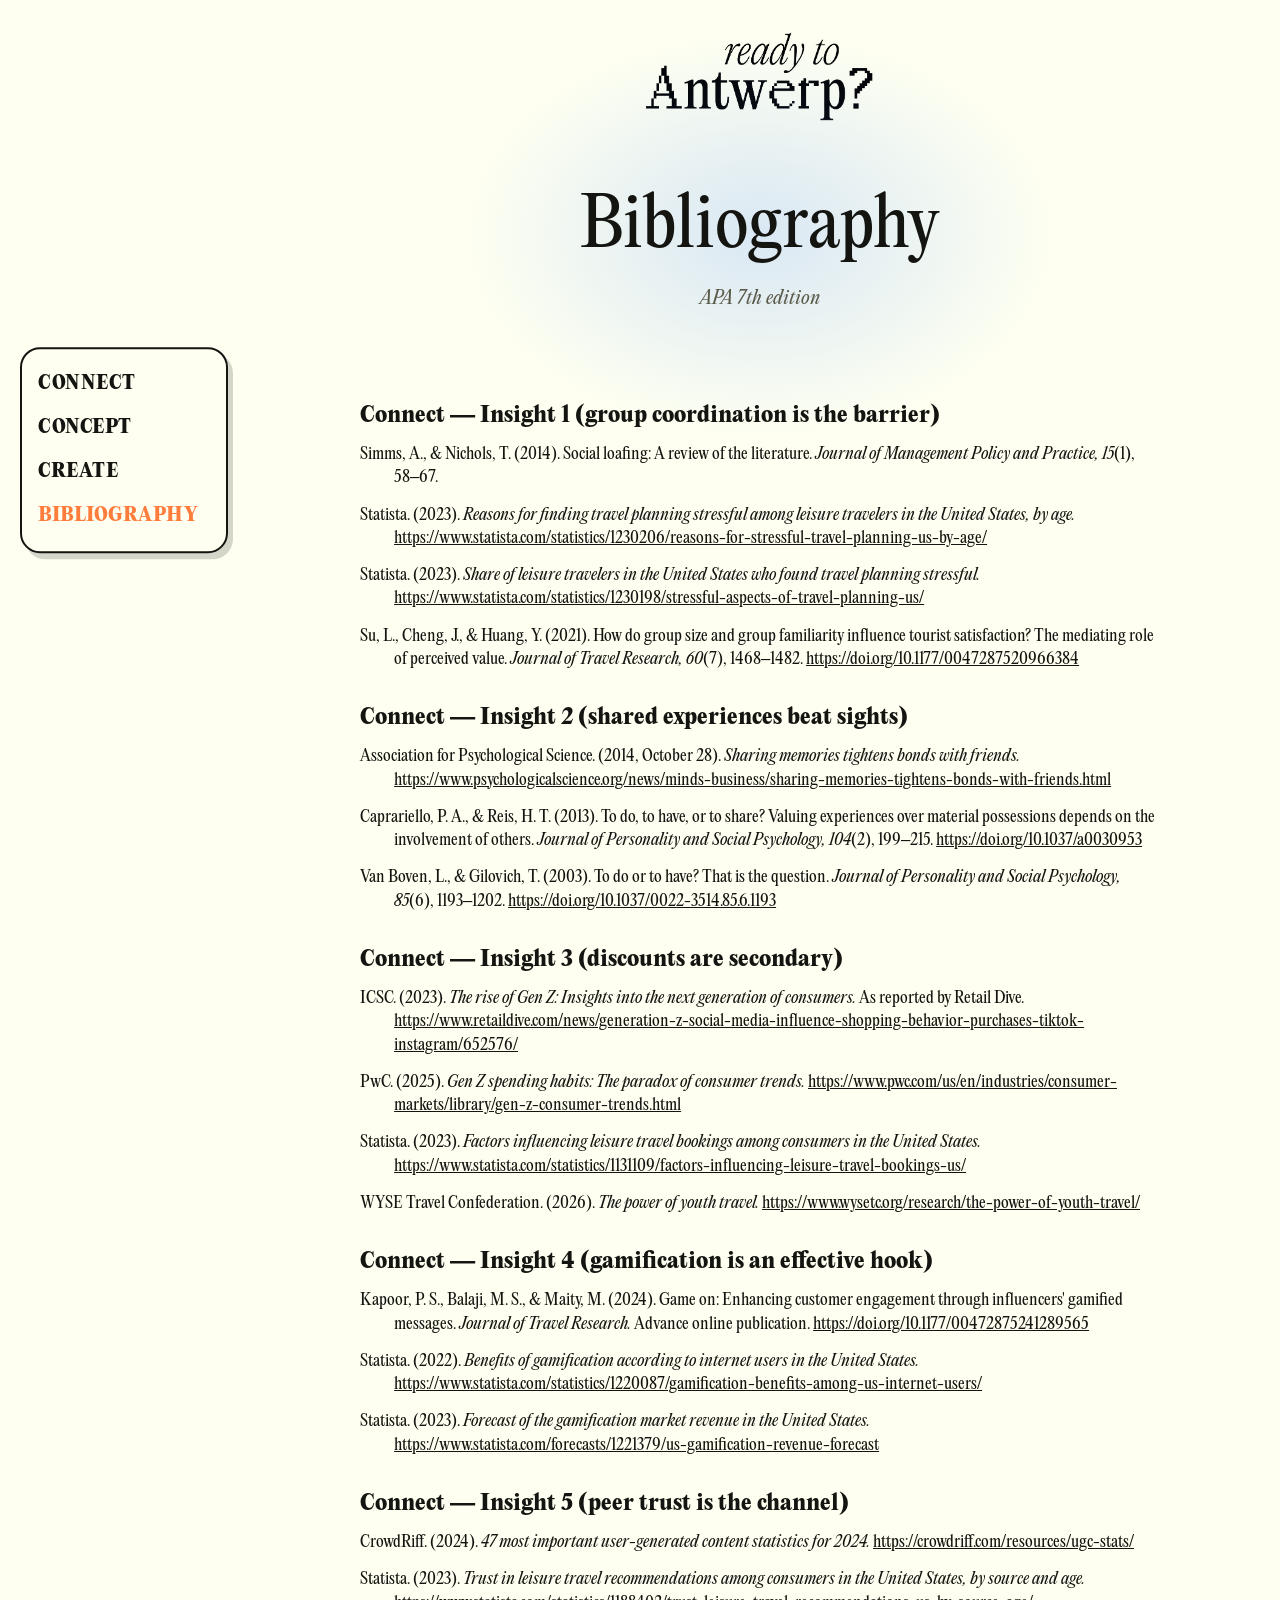
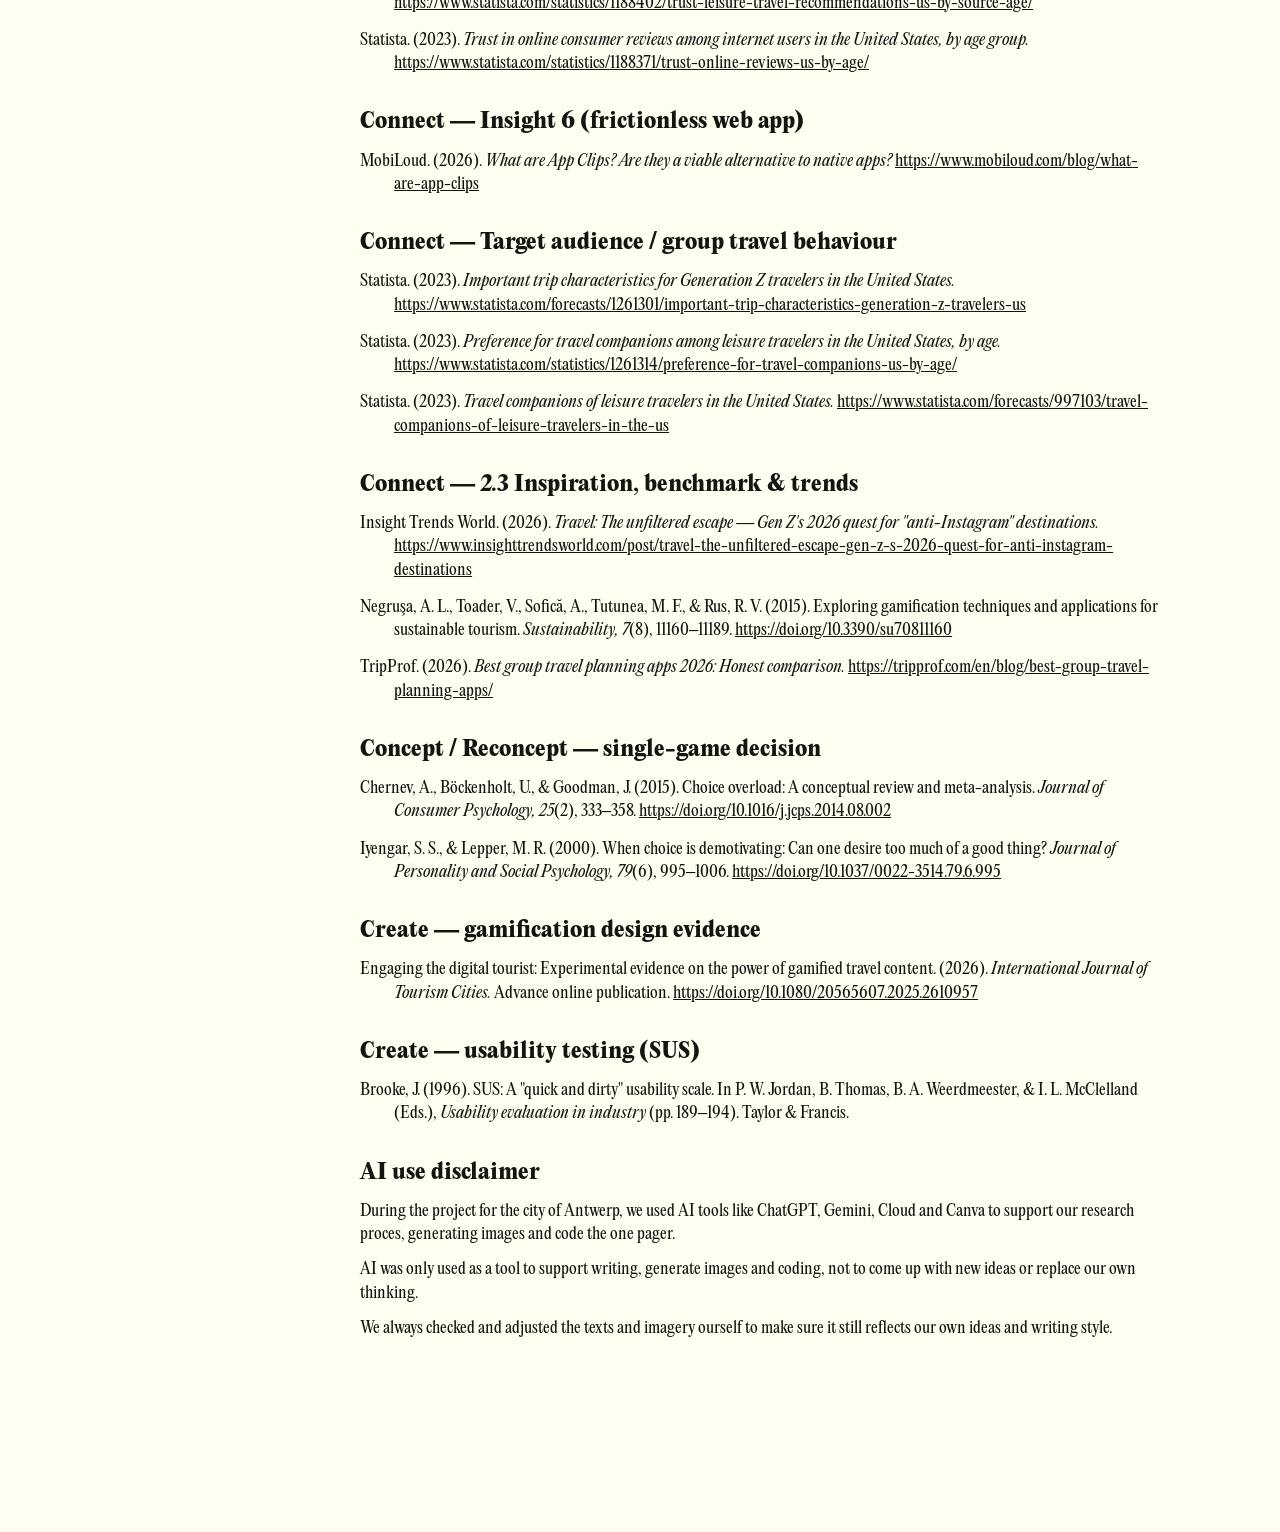
<file: bibliography.html>
<!DOCTYPE html>
<html lang="en">
<head>
<meta charset="UTF-8">
<meta name="viewport" content="width=device-width, initial-scale=1.0">
<title>Bibliography — Ready to Antwerp?</title>
<link rel="stylesheet" href="assets/style.css">
</head>

<body data-page="biblio">

<!-- ===================== MOBILE MENU BUTTON ===================== -->
<button class="menu-btn" id="menuBtn" aria-label="Open section menu">
  <span class="bars"><i></i><i></i><i></i></span> Sections
</button>

<!-- ============================================================== -->
<!--  SIDEBAR  /  TABLE OF CONTENTS                                  -->
<!-- ============================================================== -->
<nav class="toc" id="toc" aria-label="Page sections">
  <ul>
    <li class="grp" data-group="connect">
      <a class="grp-link" href="index.html">CONNECT</a>
      <ul class="sub">
        <li><a href="#meet-team">Meet team</a></li>
        <li><a href="#briefing">Briefing / Problem</a></li>
        <li><a href="#the-goal">Current / desired situation</a></li>
        <li><a href="#stakeholders">Stakeholder and target audience</a></li>
        <li><a href="#proces-card">Proces card</a></li>
        <li><a href="#field-research">Field research</a></li>
        <li><a href="#insight-cards">Insight cards</a></li>
        <li><a href="#research-2">Research 2.0</a></li>
        <li><a href="#assumptions">Assumptions</a></li>
        <li><a href="#gamification">Gamification</a></li>
      </ul>
    </li>
    <li class="grp" data-group="concept">
      <a class="grp-link" href="concept.html">CONCEPT</a>
      <ul class="sub">
        <li><a href="#merging-concepts">Merging concepts</a></li>
        <li><a href="#hmw-question">HMW question</a></li>
        <li><a href="#gigamapping">Gigamapping</a></li>
        <li><a href="#design-principles">Design principles</a></li>
        <li><a href="#brainstorming">Brainstorming</a></li>
        <li><a href="#five-w">5 W-questions</a></li>
        <li><a href="#user-journey">User journey</a></li>
        <li><a href="#collaborations">Collaborations</a></li>
      </ul>
    </li>
    <li class="grp" data-group="create">
      <a class="grp-link" href="create.html">CREATE</a>
      <ul class="sub">
        <li><a href="#visual-style">Visual style</a></li>
        <li><a href="#prototype-test">Prototype test</a></li>
        <li><a href="#feedback">Feedback &amp; improvements</a></li>
        <li><a href="#social-campaign">Social media campaign</a></li>
        <li><a href="#tangibles">Tangibles</a></li>
        <li><a href="#conclusion">Conclusion</a></li>
        <li><a href="#next-steps">Next steps</a></li>
      </ul>
    </li>
    <li class="grp" data-group="biblio">
      <a class="grp-link" href="bibliography.html">BIBLIOGRAPHY</a>
      <ul class="sub"></ul>
    </li>
  </ul>
</nav>

<div class="page">
<div class="wrap">

  <!-- compact home lockup (links back to the Connect page) -->
  <header class="site-head reveal">
    <a href="index.html" aria-label="Ready to Antwerp — home"><img class="home-logo" src="img/logo.png" alt="Ready to Antwerp?"></a>
  </header>

  <!-- =========================================================== -->
  <!--  BIBLIOGRAPHY                                                -->
  <!-- =========================================================== -->
  <section class="sec glow" id="bibliography" data-section data-group="biblio" style="--glow:rgba(85,150,255,.22); padding-bottom:6px;">
    <h2 class="h-xl">Bibliography</h2>
    <p class="prose center" style="font-style:italic; color:#5a5a4a;">APA 7th edition</p>
  </section>

  <section class="sec" data-group="biblio">
    <div class="bib reveal">

      <h3 class="bib-h">Connect — Insight 1 (group coordination is the barrier)</h3>
      <p class="ref">Simms, A., &amp; Nichols, T. (2014). Social loafing: A review of the literature. <em>Journal of Management Policy and Practice, 15</em>(1), 58–67.</p>
      <p class="ref">Statista. (2023). <em>Reasons for finding travel planning stressful among leisure travelers in the United States, by age.</em> <a href="https://www.statista.com/statistics/1230206/reasons-for-stressful-travel-planning-us-by-age/">https://www.statista.com/statistics/1230206/reasons-for-stressful-travel-planning-us-by-age/</a></p>
      <p class="ref">Statista. (2023). <em>Share of leisure travelers in the United States who found travel planning stressful.</em> <a href="https://www.statista.com/statistics/1230198/stressful-aspects-of-travel-planning-us/">https://www.statista.com/statistics/1230198/stressful-aspects-of-travel-planning-us/</a></p>
      <p class="ref">Su, L., Cheng, J., &amp; Huang, Y. (2021). How do group size and group familiarity influence tourist satisfaction? The mediating role of perceived value. <em>Journal of Travel Research, 60</em>(7), 1468–1482. <a href="https://doi.org/10.1177/0047287520966384">https://doi.org/10.1177/0047287520966384</a></p>

      <h3 class="bib-h">Connect — Insight 2 (shared experiences beat sights)</h3>
      <p class="ref">Association for Psychological Science. (2014, October 28). <em>Sharing memories tightens bonds with friends.</em> <a href="https://www.psychologicalscience.org/news/minds-business/sharing-memories-tightens-bonds-with-friends.html">https://www.psychologicalscience.org/news/minds-business/sharing-memories-tightens-bonds-with-friends.html</a></p>
      <p class="ref">Caprariello, P. A., &amp; Reis, H. T. (2013). To do, to have, or to share? Valuing experiences over material possessions depends on the involvement of others. <em>Journal of Personality and Social Psychology, 104</em>(2), 199–215. <a href="https://doi.org/10.1037/a0030953">https://doi.org/10.1037/a0030953</a></p>
      <p class="ref">Van Boven, L., &amp; Gilovich, T. (2003). To do or to have? That is the question. <em>Journal of Personality and Social Psychology, 85</em>(6), 1193–1202. <a href="https://doi.org/10.1037/0022-3514.85.6.1193">https://doi.org/10.1037/0022-3514.85.6.1193</a></p>

      <h3 class="bib-h">Connect — Insight 3 (discounts are secondary)</h3>
      <p class="ref">ICSC. (2023). <em>The rise of Gen Z: Insights into the next generation of consumers.</em> As reported by Retail Dive. <a href="https://www.retaildive.com/news/generation-z-social-media-influence-shopping-behavior-purchases-tiktok-instagram/652576/">https://www.retaildive.com/news/generation-z-social-media-influence-shopping-behavior-purchases-tiktok-instagram/652576/</a></p>
      <p class="ref">PwC. (2025). <em>Gen Z spending habits: The paradox of consumer trends.</em> <a href="https://www.pwc.com/us/en/industries/consumer-markets/library/gen-z-consumer-trends.html">https://www.pwc.com/us/en/industries/consumer-markets/library/gen-z-consumer-trends.html</a></p>
      <p class="ref">Statista. (2023). <em>Factors influencing leisure travel bookings among consumers in the United States.</em> <a href="https://www.statista.com/statistics/1131109/factors-influencing-leisure-travel-bookings-us/">https://www.statista.com/statistics/1131109/factors-influencing-leisure-travel-bookings-us/</a></p>
      <p class="ref">WYSE Travel Confederation. (2026). <em>The power of youth travel.</em> <a href="https://www.wysetc.org/research/the-power-of-youth-travel/">https://www.wysetc.org/research/the-power-of-youth-travel/</a></p>

      <h3 class="bib-h">Connect — Insight 4 (gamification is an effective hook)</h3>
      <p class="ref">Kapoor, P. S., Balaji, M. S., &amp; Maity, M. (2024). Game on: Enhancing customer engagement through influencers' gamified messages. <em>Journal of Travel Research.</em> Advance online publication. <a href="https://doi.org/10.1177/00472875241289565">https://doi.org/10.1177/00472875241289565</a></p>
      <p class="ref">Statista. (2022). <em>Benefits of gamification according to internet users in the United States.</em> <a href="https://www.statista.com/statistics/1220087/gamification-benefits-among-us-internet-users/">https://www.statista.com/statistics/1220087/gamification-benefits-among-us-internet-users/</a></p>
      <p class="ref">Statista. (2023). <em>Forecast of the gamification market revenue in the United States.</em> <a href="https://www.statista.com/forecasts/1221379/us-gamification-revenue-forecast">https://www.statista.com/forecasts/1221379/us-gamification-revenue-forecast</a></p>

      <h3 class="bib-h">Connect — Insight 5 (peer trust is the channel)</h3>
      <p class="ref">CrowdRiff. (2024). <em>47 most important user-generated content statistics for 2024.</em> <a href="https://crowdriff.com/resources/ugc-stats/">https://crowdriff.com/resources/ugc-stats/</a></p>
      <p class="ref">Statista. (2023). <em>Trust in leisure travel recommendations among consumers in the United States, by source and age.</em> <a href="https://www.statista.com/statistics/1188402/trust-leisure-travel-recommendations-us-by-source-age/">https://www.statista.com/statistics/1188402/trust-leisure-travel-recommendations-us-by-source-age/</a></p>
      <p class="ref">Statista. (2023). <em>Trust in online consumer reviews among internet users in the United States, by age group.</em> <a href="https://www.statista.com/statistics/1188371/trust-online-reviews-us-by-age/">https://www.statista.com/statistics/1188371/trust-online-reviews-us-by-age/</a></p>

      <h3 class="bib-h">Connect — Insight 6 (frictionless web app)</h3>
      <p class="ref">MobiLoud. (2026). <em>What are App Clips? Are they a viable alternative to native apps?</em> <a href="https://www.mobiloud.com/blog/what-are-app-clips">https://www.mobiloud.com/blog/what-are-app-clips</a></p>

      <h3 class="bib-h">Connect — Target audience / group travel behaviour</h3>
      <p class="ref">Statista. (2023). <em>Important trip characteristics for Generation Z travelers in the United States.</em> <a href="https://www.statista.com/forecasts/1261301/important-trip-characteristics-generation-z-travelers-us">https://www.statista.com/forecasts/1261301/important-trip-characteristics-generation-z-travelers-us</a></p>
      <p class="ref">Statista. (2023). <em>Preference for travel companions among leisure travelers in the United States, by age.</em> <a href="https://www.statista.com/statistics/1261314/preference-for-travel-companions-us-by-age/">https://www.statista.com/statistics/1261314/preference-for-travel-companions-us-by-age/</a></p>
      <p class="ref">Statista. (2023). <em>Travel companions of leisure travelers in the United States.</em> <a href="https://www.statista.com/forecasts/997103/travel-companions-of-leisure-travelers-in-the-us">https://www.statista.com/forecasts/997103/travel-companions-of-leisure-travelers-in-the-us</a></p>

      <h3 class="bib-h">Connect — 2.3 Inspiration, benchmark &amp; trends</h3>
      <p class="ref">Insight Trends World. (2026). <em>Travel: The unfiltered escape — Gen Z's 2026 quest for "anti-Instagram" destinations.</em> <a href="https://www.insighttrendsworld.com/post/travel-the-unfiltered-escape-gen-z-s-2026-quest-for-anti-instagram-destinations">https://www.insighttrendsworld.com/post/travel-the-unfiltered-escape-gen-z-s-2026-quest-for-anti-instagram-destinations</a></p>
      <p class="ref">Negruşa, A. L., Toader, V., Sofică, A., Tutunea, M. F., &amp; Rus, R. V. (2015). Exploring gamification techniques and applications for sustainable tourism. <em>Sustainability, 7</em>(8), 11160–11189. <a href="https://doi.org/10.3390/su70811160">https://doi.org/10.3390/su70811160</a></p>
      <p class="ref">TripProf. (2026). <em>Best group travel planning apps 2026: Honest comparison.</em> <a href="https://tripprof.com/en/blog/best-group-travel-planning-apps/">https://tripprof.com/en/blog/best-group-travel-planning-apps/</a></p>

      <h3 class="bib-h">Concept / Reconcept — single-game decision</h3>
      <p class="ref">Chernev, A., Böckenholt, U., &amp; Goodman, J. (2015). Choice overload: A conceptual review and meta-analysis. <em>Journal of Consumer Psychology, 25</em>(2), 333–358. <a href="https://doi.org/10.1016/j.jcps.2014.08.002">https://doi.org/10.1016/j.jcps.2014.08.002</a></p>
      <p class="ref">Iyengar, S. S., &amp; Lepper, M. R. (2000). When choice is demotivating: Can one desire too much of a good thing? <em>Journal of Personality and Social Psychology, 79</em>(6), 995–1006. <a href="https://doi.org/10.1037/0022-3514.79.6.995">https://doi.org/10.1037/0022-3514.79.6.995</a></p>

      <h3 class="bib-h">Create — gamification design evidence</h3>
      <p class="ref">Engaging the digital tourist: Experimental evidence on the power of gamified travel content. (2026). <em>International Journal of Tourism Cities.</em> Advance online publication. <a href="https://doi.org/10.1080/20565607.2025.2610957">https://doi.org/10.1080/20565607.2025.2610957</a></p>

      <h3 class="bib-h">Create — usability testing (SUS)</h3>
      <p class="ref">Brooke, J. (1996). SUS: A "quick and dirty" usability scale. In P. W. Jordan, B. Thomas, B. A. Weerdmeester, &amp; I. L. McClelland (Eds.), <em>Usability evaluation in industry</em> (pp. 189–194). Taylor &amp; Francis.</p>

      <h3 class="bib-h">AI use disclaimer</h3>
      <p class="bib-note">During the project for the city of Antwerp, we used AI tools like ChatGPT, Gemini, Cloud and Canva to support our research proces, generating images and code the one pager.</p>
      <p class="bib-note">AI was only used as a tool to support writing, generate images and coding, not to come up with new ideas or replace our own thinking.</p>
      <p class="bib-note">We always checked and adjusted the texts and imagery ourself to make sure it still reflects our own ideas and writing style.</p>

    </div>
  </section>

</div><!-- /wrap -->
</div><!-- /page -->

<script src="assets/app.js"></script>
</body>
</html>
</file>
<file: assets/style.css>
/* ===========================================================================
   1. FONTS  (the two project fonts, loaded from the /fonts folder)
   =========================================================================== */
@font-face{font-family:'Pixel';src:url('../fonts/Pixelated-Regular.otf') format('opentype');font-display:swap;}
@font-face{font-family:'Deco';src:url('../fonts/Decorative-serif-Ultralight.otf') format('opentype');font-weight:200;font-style:normal;font-display:swap;}
@font-face{font-family:'Deco';src:url('../fonts/Decorative-serif-UltralightItalic.otf') format('opentype');font-weight:200;font-style:italic;font-display:swap;}
@font-face{font-family:'Deco';src:url('../fonts/Decorative-serif-Regular.otf') format('opentype');font-weight:400;font-style:normal;font-display:swap;}
@font-face{font-family:'Deco';src:url('../fonts/Decorative-serif-Italic.otf') format('opentype');font-weight:400;font-style:italic;font-display:swap;}
@font-face{font-family:'Deco';src:url('../fonts/Decorative-serif-Ultrabold.otf') format('opentype');font-weight:800;font-style:normal;font-display:swap;}
@font-face{font-family:'Deco';src:url('../fonts/Decorative-serif-UltraboldItalic.otf') format('opentype');font-weight:800;font-style:italic;font-display:swap;}

/* ===========================================================================
   2. DESIGN TOKENS  (the project palette)
   =========================================================================== */
:root{
  --black:#000000; --white:#FFFFFF;
  --orange:#FF7D3C; --blue:#5596FF; --pink:#FF82DC;
  --green:#00D77D; --lime:#D2FF4B; --bone:#D2D2BE;
  --bg:#FEFFF1;
  --ink:#141410;                 /* near-black for body text */
  --sidebar-w:208px;
  --maxw:1080px;                 /* content width */
  --readw:660px;                 /* narrower width for paragraphs */
  --shadow:5px 6px 0 rgba(0,0,0,.82);   /* unified hard drop shadow (no fade) */
  --shadow-sm:3px 4px 0 rgba(0,0,0,.82);
}

/* ===========================================================================
   3. BASE
   =========================================================================== */
*{box-sizing:border-box;}
html{scroll-behavior:smooth;}
body{
  margin:0; background:var(--bg); color:var(--ink);
  font-family:'Deco',Georgia,'Times New Roman',serif; font-weight:400;
  font-size:18px; line-height:1.55; -webkit-font-smoothing:antialiased;
  overflow-x:hidden;
}
img{max-width:100%; height:auto; display:block;}
a{color:inherit;}

/* page wrapper leaves room on the left for the floating menu (desktop) */
.page{ padding:0 24px 120px calc(var(--sidebar-w) + 56px); }
.wrap{ max-width:var(--maxw); margin:0 auto; }

/* paragraphs */
.prose{ max-width:var(--readw); margin:0 auto 1em; text-align:justify; hyphens:auto; }
.prose.center{ text-align:center; }
.prose em,em{ font-style:italic; }
.prose strong,strong{ font-weight:800; }

/* shared headings */
.h-xl{ font-weight:400; font-size:clamp(40px,6.4vw,68px); line-height:1; text-align:center; margin:0 0 .35em; letter-spacing:.5px; }
.h-mid{ font-weight:200; font-size:clamp(30px,4.4vw,46px); line-height:1.05; margin:0 0 .5em; }
.eyebrow{ font-weight:800; font-size:15px; letter-spacing:1.5px; text-transform:uppercase; margin:0 0 .4em; }

/* a hand-drawn-ish underline under a span */
.ul{ background-image:url("data:image/svg+xml;utf8,<svg xmlns='http://www.w3.org/2000/svg' width='120' height='10' viewBox='0 0 120 10'><path d='M2 6 C 24 2, 40 9, 62 5 S 100 2, 118 6' fill='none' stroke='%23141410' stroke-width='2' stroke-linecap='round'/></svg>");
  background-repeat:no-repeat; background-position:left bottom; background-size:100% 9px; padding-bottom:8px; }

/* section spacing + optional soft colour glow behind a block */
.sec{ position:relative; padding:60px 0; }
.sec > *{ position:relative; z-index:1; }
[data-section]{ scroll-margin-top:84px; }
.sec.glow::before{ content:""; position:absolute; z-index:0; left:50%; top:50%;
  width:min(820px,92vw); height:min(560px,70vh); transform:translate(-50%,-50%);
  background:radial-gradient(closest-side, var(--glow,transparent), transparent 72%); pointer-events:none; }

/* reveal-on-scroll */
.reveal{ opacity:0; transform:translateY(20px); transition:opacity .7s ease, transform .7s ease; }
.reveal.in-view{ opacity:1; transform:none; }
@media (prefers-reduced-motion:reduce){
  html{scroll-behavior:auto;}
  .reveal{opacity:1; transform:none; transition:none;}
}

/* ===========================================================================
   4. SIDEBAR  (floating table of contents, Wikipedia-style)
   =========================================================================== */
.toc{
  position:fixed; left:20px; top:50%; transform:translateY(-50%);
  width:var(--sidebar-w); max-height:88vh; overflow:auto; z-index:50;
  background:var(--bg); border:2.5px solid var(--ink); border-radius:20px;
  padding:18px 16px; box-shadow:5px 6px 0 rgba(0,0,0,.16);
}
.toc ul{ list-style:none; margin:0; padding:0; }
.toc .grp + .grp{ margin-top:10px; }
.toc .grp-link{ display:block; text-decoration:none; font-weight:800;
  font-size:18px; letter-spacing:.5px; padding:3px 0; color:var(--ink); transition:color .2s; }
.toc .grp.active > .grp-link{ color:var(--orange); }
.toc .sub{ max-height:0; overflow:hidden; transition:max-height .45s ease; }
.toc .grp.active .sub{ max-height:340px; }
.toc .sub li{ margin:2px 0; }
.toc .sub a{ display:block; text-decoration:none; font-size:14.5px; line-height:1.3;
  color:#555; padding:4px 8px; border-left:2px solid transparent; border-radius:0 8px 8px 0; transition:.2s; }
.toc .sub a:hover{ color:var(--ink); background:rgba(0,0,0,.04); }
.toc .sub a.active{ color:var(--ink); font-weight:800; border-left-color:var(--orange); background:rgba(255,125,60,.10); }

/* mobile menu toggle (hidden on desktop) */
.menu-btn{ display:none; }

/* ===========================================================================
   5. HERO
   =========================================================================== */
.hero{ padding-top:54px; }
.hero-row{ display:flex; align-items:center; justify-content:center; gap:clamp(8px,3vw,40px); flex-wrap:nowrap; }
.hero-row .side{ width:clamp(120px,17vw,250px); flex:0 0 auto; }
.hero-row .side.r{ transform:scaleX(1); }
.hero-logo{ width:clamp(220px,34vw,440px); flex:0 0 auto; }
.hook{ text-align:center; margin:30px auto 0; max-width:760px; }
.hook h2{ font-weight:200; font-size:clamp(22px,3.1vw,33px); line-height:1.2; margin:0 0 .7em; }

/* ===========================================================================
   6. MEET TEAM
   =========================================================================== */
.team{ display:flex; flex-wrap:wrap; justify-content:center; gap:clamp(10px,2.4vw,30px); margin-top:18px; }
.member{ width:140px; text-align:center; }
.badge{ position:relative; width:140px; height:140px; margin:0 auto 12px; display:grid; place-items:center; }
.badge .burst{ position:absolute; inset:0; width:100%; height:100%; object-fit:contain; }
.badge .face{ position:relative; z-index:2; max-width:78%; max-height:78%; width:auto; }
.name-pill{ display:inline-block; font-weight:800; font-size:15px; padding:4px 16px;
  border:2px solid var(--ink); border-radius:999px; box-shadow:var(--shadow-sm); }

/* HEYY THERE intro block */
.intro-block{ max-width:var(--readw); margin:46px auto 0; }

/* ===========================================================================
   7. BRIEFING / PROBLEM bubbles
   =========================================================================== */
.bubbles{ position:relative; max-width:880px; margin:50px auto 0; }
.bubble{ background:var(--bg); border:3px solid var(--ink); border-radius:120px; padding:40px 60px; position:relative; }
.bubble h3{ display:flex; align-items:center; gap:8px; font-weight:400; font-size:clamp(28px,3.6vw,40px); margin:0 0 .35em; }
.bubble .prose{ margin-bottom:0; }
/* big pills: black stroke + a coloured drop-shadow that itself carries a black stroke
   (two stacked hard shadows — coloured fill on top, black spread behind = outline) */
.bubble--brief{ width:min(78%,560px); box-shadow:7px 9px 0 0 var(--green), 7px 9px 0 3px var(--ink); }
.bubble--prob{ width:min(82%,600px); margin:-18px 0 0 auto; position:relative; box-shadow:7px 9px 0 0 var(--orange), 7px 9px 0 3px var(--ink); }
.bubble--prob h3{ justify-content:flex-end; }
/* chocolate mascot peeking over the join of the two bubbles */
.choco{ position:absolute; left:42%; top:-66px; width:84px; z-index:4; }
@media (max-width:760px){
  .choco{ display:none; }
  .bubble--brief,.bubble--prob{ width:100%; margin:0; }
  .bubble--prob{ margin-top:22px; }
}

/* ===========================================================================
   8. THE GOAL (phones)
   =========================================================================== */
.goal{ display:flex; flex-wrap:wrap; align-items:center; justify-content:center; gap:10px 16px; max-width:1040px; margin:26px auto 0; }
.goal-side{ display:flex; flex-direction:column; align-items:center; }
.goal-side h4{ font-weight:200; font-size:24px; text-align:center; margin:0 0 16px; }
.goal-pair{ display:flex; align-items:center; gap:18px; }
.phone{ width:198px; flex:0 0 auto; border:3px solid var(--ink); border-radius:26px; }
.phone--current{ box-shadow:6px 8px 0 0 var(--orange), 6px 8px 0 3px var(--ink); }
.phone--desired{ box-shadow:6px 8px 0 0 var(--green), 6px 8px 0 3px var(--ink); }
.goal-list{ list-style:none; margin:0; padding:0; font-size:15.5px; line-height:1.3; width:172px; }
.goal-list li{ padding:4px 0 4px 18px; position:relative; }
.goal-list li::before{ content:"•"; position:absolute; left:2px; color:var(--orange); }
.goal-arrow{ flex:0 0 auto; width:92px; align-self:center; }
@media (max-width:980px){ .goal-arrow{ transform:rotate(90deg); width:64px; margin:2px 0; } }
@media (max-width:560px){ .goal-pair{ flex-direction:column; gap:10px; } .goal-list{ width:auto; max-width:280px; } }

/* ===========================================================================
   9. STAKEHOLDERS & TARGET AUDIENCE
   =========================================================================== */
.stake{ position:relative; max-width:900px; margin:0 auto; }
.stake-top{ position:relative; min-height:clamp(120px,15vw,178px); margin-bottom:4px; }
.stake-illo{ position:absolute; left:0; top:0; width:clamp(168px,18vw,220px); z-index:2; padding:16px;
  background:radial-gradient(closest-side, rgba(255,130,220,.55), rgba(255,130,220,.16) 60%, transparent 78%); }
.stake-title{ font-weight:400; font-size:clamp(38px,6vw,66px); line-height:1.0; text-align:right; margin:0; letter-spacing:.5px; }
/* free-positioned pill cluster: stakeholder pills around a centred friend-groups 'bubble' */
.stake-cluster{ position:relative; max-width:760px; height:220px; margin:10px auto 18px; }
.stake-cluster .sp{ position:absolute; height:auto; }
.sp-friend{ left:48%; top:52%; transform:translate(-50%,-50%) rotate(-5deg); z-index:2; }
.sp-initiative{ left:50%; top:0; transform:translateX(-50%) rotate(-3deg); }
.sp-local{ right:3%; top:24px; transform:rotate(3deg); }
.sp-city{ right:9%; bottom:2px; transform:rotate(-2deg); }
/* two text columns: target audience (left) + stakeholders (right) */
.stake-text{ display:grid; grid-template-columns:1fr 1fr; gap:28px 46px; max-width:980px; margin:6px auto 0; }
.stake-text .prose{ max-width:none; margin:0; }
@media (max-width:760px){ .stake-text{ grid-template-columns:1fr; gap:16px; } }
@media (max-width:680px){
  .stake-cluster{ height:auto; display:flex; flex-wrap:wrap; justify-content:center; align-items:center; gap:12px; }
  .stake-cluster .sp{ position:static; transform:none; }
}
@media (max-width:680px){ .stake-title{ text-align:center; } .stake-illo{ position:static; margin:0 auto 8px; } .stake-top{ min-height:0; } }

/* ===========================================================================
   10. EXPERIENCE THEMES
   =========================================================================== */
.themes{ display:flex; flex-wrap:wrap; justify-content:center; gap:clamp(8px,1.6vw,22px); margin:6px 0 30px; align-items:flex-start; }
.theme{ width:150px; text-align:center; }
.theme .card{ width:150px; margin:0 auto; transition:transform .25s ease; }
/* slight hand-placed tilts so the row doesn't read as a rigid grid */
.theme:nth-child(1) .card{ transform:rotate(-5deg); }
.theme:nth-child(2) .card{ transform:rotate(3.5deg); }
.theme:nth-child(3) .card{ transform:rotate(-3deg); }
.theme:nth-child(4) .card{ transform:rotate(4.5deg); }
.theme:nth-child(5) .card{ transform:rotate(-4deg); }
.theme:nth-child(6) .card{ transform:rotate(2.5deg); }
.theme:hover .card{ transform:rotate(0deg); }
.theme .to{ height:60px; display:flex; align-items:center; justify-content:center; margin-top:2px; }
.theme .to svg{ width:40px; height:56px; }
.theme .label{ font-weight:400; font-size:16px; line-height:1.15; }
.theme .label .ul{ background-size:100% 7px; padding-bottom:5px; }

/* ===========================================================================
   11. RESEARCH
   =========================================================================== */
.research-intro{ display:grid; grid-template-columns:1.2fr .8fr; gap:24px; align-items:center; max-width:980px; margin:0 auto 4px; }
.research-intro .illo{ width:min(360px,100%); margin:0 auto; padding:22px;
  background:radial-gradient(closest-side, rgba(85,150,255,.5), rgba(85,150,255,.15) 60%, transparent 80%); }
.rq h4{ font-weight:800; font-size:17px; margin:0 0 8px; }
.rq ul{ margin:0; padding-left:20px; }
.rq li{ margin:5px 0; }
.subsec{ padding:48px 0 0; }
/* clickable tabs */
.tabs{ display:flex; flex-wrap:wrap; gap:14px; justify-content:center; margin:26px auto 6px; }
.tab{ font-family:'Deco',Georgia,serif; font-weight:400; font-size:19px; padding:10px 34px; border:2px solid var(--ink);
  border-radius:12px; background:var(--white); color:var(--ink); cursor:pointer; box-shadow:var(--shadow);
  transition:background .15s ease, transform .04s ease, box-shadow .04s ease; }
.tab:hover{ background:#f4f4e0; }
.tab:active{ transform:translate(2px,2px); box-shadow:var(--shadow-sm); }
.tab.active{ background:var(--lime); font-weight:800; }
.tabpanel{ display:none; }
.tabpanel.active{ display:block; }
@media (max-width:820px){ .research-intro{ grid-template-columns:1fr; } .research-intro .illo{ order:-1; max-width:260px; } }

/* ===========================================================================
   12. FIELD RESEARCH (lime cards)
   =========================================================================== */
.field-grid{ display:grid; grid-template-columns:repeat(4,1fr); gap:18px; max-width:1000px; margin:0 auto; }
.note{ background:var(--lime); border:2px solid var(--ink); border-radius:8px; padding:16px 16px 18px; box-shadow:var(--shadow);
  font-size:15.5px; line-height:1.4; }
.note .who{ font-weight:800; display:block; margin-bottom:8px; }
@media (max-width:900px){ .field-grid{ grid-template-columns:repeat(2,1fr); } }
@media (max-width:480px){ .field-grid{ grid-template-columns:1fr; } }

/* ===========================================================================
   13. INSIGHT CARDS (orange)
   =========================================================================== */
/* description on one side, the card grid on the other */
.insight-wrap{ display:grid; grid-template-columns:.82fr 1.18fr; gap:30px; align-items:center; max-width:1000px; margin:0 auto; }
.insight-desc .prose{ text-align:left; max-width:none; }
.insight-grid{ display:grid; grid-template-columns:1fr 1fr; gap:18px; margin:0; }
.insight{ background:var(--orange); border:2px solid var(--ink); border-radius:12px; padding:26px 20px; min-height:100px;
  display:flex; align-items:center; justify-content:center; text-align:center; font-size:16.5px; line-height:1.35;
  box-shadow:var(--shadow); }
@media (max-width:820px){ .insight-wrap{ grid-template-columns:1fr; } }
@media (max-width:480px){ .insight-grid{ grid-template-columns:1fr; } }

/* ===========================================================================
   14. ASSUMPTIONS accordion
   =========================================================================== */
.assume-wrap{ max-width:880px; margin:18px auto 0; position:relative; }
.click-hint{ position:absolute; left:-66px; top:-6px; width:58px; transform:rotate(-8deg); z-index:3; }
@media (max-width:980px){ .click-hint{ display:none; } }
.acc{ position:relative; margin:0 0 18px; padding-left:30px; }
.acc-head{ width:100%; text-align:left; cursor:pointer; border:0; background:none; padding:0; font:inherit;
  display:flex; align-items:stretch; gap:0; position:relative; }
.acc-badge{ position:absolute; left:-30px; top:50%; transform:translateY(-50%); z-index:3;
  width:54px; height:54px; border-radius:50%; background:var(--orange); border:2px solid var(--ink);
  display:grid; place-items:center; font-weight:800; font-size:20px; box-shadow:var(--shadow-sm); }
.acc-bar{ flex:1; background:var(--white); border:2px solid var(--ink); border-radius:14px;
  padding:15px 24px 15px 42px; display:flex; align-items:center; justify-content:space-between; gap:14px;
  box-shadow:var(--shadow); }
.acc-bar .t{ font-weight:800; font-size:16.5px; line-height:1.25; }
.acc-chev{ flex:0 0 auto; width:22px; height:22px; transition:transform .35s ease; }
.acc.open .acc-chev{ transform:rotate(180deg); }
.acc-panel{ max-height:0; overflow:hidden; transition:max-height .5s ease; }
.acc.open .acc-panel{ max-height:2600px; }
.acc-inner{ background:var(--white); border:2px solid var(--ink); border-top:0;
  border-radius:0 0 14px 14px; margin:-6px 6px 0; padding:24px 28px 22px; font-size:15px; line-height:1.5; }
.acc-inner p{ margin:0 0 .8em; }
.acc-inner .lead{ font-weight:800; }
.acc-inner h5{ font-weight:800; font-size:15px; margin:14px 0 6px; }
.acc-inner ul{ margin:0; padding-left:20px; }
.acc-inner li{ margin:5px 0; word-break:break-word; }
.acc-inner a{ text-decoration:underline; }

/* ===========================================================================
   14b. RESEARCH 2.0  (three pillar images)
   =========================================================================== */
.r2-grid{ display:flex; flex-wrap:wrap; justify-content:center; align-items:flex-end;
  gap:clamp(16px,3vw,44px); max-width:1000px; margin:24px auto 0; }
.r2-item{ margin:0; text-align:center; }
.r2-item img{ width:clamp(190px,24vw,300px); height:auto; }
.r2-item figcaption{ font-weight:800; font-size:16px; margin-top:10px; }

/* ===========================================================================
   14c. GAMIFICATION  (swipeable reference cards)
   =========================================================================== */
.swiper{ position:relative; max-width:1000px; margin:12px auto 0; padding:0 54px; }
.swipe-viewport{ overflow:hidden; }
.swipe-track{ display:flex; transition:transform .42s ease; }
.gcard{ flex:0 0 100%; padding:8px 0 4px; }
.gcard-inner{ display:grid; grid-template-columns:auto 1fr; gap:30px; align-items:start;
  background:var(--bg); border:3px solid var(--ink); border-radius:34px; padding:28px 32px; margin:4px 16px 18px 4px; }
.gcard-inner.sh-blue{ box-shadow:7px 9px 0 0 var(--blue), 7px 9px 0 3px var(--ink); }
.gcard-inner.sh-orange{ box-shadow:7px 9px 0 0 var(--orange), 7px 9px 0 3px var(--ink); }
.gcard-inner.sh-green{ box-shadow:7px 9px 0 0 var(--green), 7px 9px 0 3px var(--ink); }
.gcard .shot{ width:clamp(150px,18vw,210px); border:2.5px solid var(--ink); border-radius:18px; align-self:start; }
.gcard-body h4{ font-weight:800; font-size:clamp(20px,2.6vw,26px); margin:0 0 .35em; }
.gcard-body .gintro{ margin:0 0 1em; font-style:italic; }
.gcard-body ul{ margin:0; padding-left:20px; }
.gcard-body li{ margin:9px 0; line-height:1.42; }
.gcard-body .lead{ font-weight:800; }
.swipe-btn{ position:absolute; top:46%; transform:translateY(-50%); width:44px; height:44px; border-radius:50%;
  border:2.5px solid var(--ink); background:var(--bg); cursor:pointer; font-size:26px; line-height:1;
  display:grid; place-items:center; box-shadow:var(--shadow-sm); z-index:3; font-family:inherit; padding:0; }
.swipe-btn:hover{ background:#f4f4e0; }
.swipe-btn.prev{ left:0; } .swipe-btn.next{ right:0; }
.swipe-dots{ display:flex; gap:10px; justify-content:center; margin-top:18px; }
.swipe-dot{ width:11px; height:11px; border-radius:50%; border:2px solid var(--ink); background:var(--bg);
  cursor:pointer; padding:0; transition:background .2s; }
.swipe-dot.active{ background:var(--ink); }
@media (max-width:760px){
  .gcard-inner{ grid-template-columns:1fr; gap:18px; justify-items:center; }
  .gcard .shot{ width:170px; }
  .swiper{ padding:0 42px; }
}

/* ===========================================================================
   15. SECTION TRANSITION  ("go to Concept")
   =========================================================================== */
.transition{ text-align:center; padding:90px 0; }
.transition .small{ font-weight:200; font-size:clamp(22px,3vw,30px); }
.transition .big{ font-family:'Pixel',monospace; font-size:clamp(40px,7vw,76px); text-decoration:none; color:var(--ink); display:block; margin-top:4px; }

/* ===========================================================================
   16. STUB SECTIONS (Concept / Create / Bibliography placeholders)
   =========================================================================== */
.stub{ text-align:center; padding:54px 0; }
.stub .placeholder{ max-width:520px; margin:0 auto; color:#8a8a7a; font-style:italic; }
.stub-sub{ height:1px; } /* invisible anchor target spacer */

/* ===========================================================================
   17. RESPONSIVE — sidebar to mobile drawer
   =========================================================================== */
@media (max-width:1080px){
  .page{ padding-left:24px; padding-top:64px; }
  .toc{ left:50%; top:60px; transform:translateX(-50%); width:min(420px,92vw); max-height:70vh;
    display:none; }
  .toc.open{ display:block; }
  .menu-btn{ display:flex; position:fixed; top:14px; left:14px; z-index:60; align-items:center; gap:8px;
    background:var(--bg); border:2.5px solid var(--ink); border-radius:999px; padding:9px 18px; cursor:pointer;
    font-family:inherit; font-weight:800; font-size:15px; box-shadow:3px 4px 0 rgba(0,0,0,.16); }
  .menu-btn .bars{ width:18px; height:13px; display:inline-flex; flex-direction:column; justify-content:space-between; }
  .menu-btn .bars i{ height:2.5px; background:var(--ink); border-radius:2px; display:block; }
}

/* ===========================================================================
   18. SUB-PAGE HEADER  (Concept / Create / Bibliography pages)
   =========================================================================== */
.site-head{ padding:30px 0 0; text-align:center; }
.site-head a{ display:inline-block; line-height:0; }
.site-head .home-logo{ width:clamp(150px,22vw,230px); }
.placeholder{ color:#8a8a7a; font-style:italic; }
.page-note{ max-width:560px; margin:0 auto; color:#8a8a7a; font-style:italic; }

/* ===========================================================================
   19. CONCEPT PAGE
   =========================================================================== */
.c-twocol{ display:grid; grid-template-columns:1fr 1fr; gap:30px; align-items:center; max-width:980px; margin:6px auto 0; }
.c-twocol img{ max-width:100%; margin:0 auto; }
@media (max-width:820px){ .c-twocol{ grid-template-columns:1fr; gap:18px; } }

/* bordered text card (merging / hmw text blocks) */
.c-card{ background:var(--bg); border:2.5px solid var(--ink); border-radius:18px; padding:22px 26px; box-shadow:var(--shadow); }
.c-card .prose{ max-width:none; margin:0; text-align:left; }

/* merging concepts: stacked concept images + connector arrows */
.merge-imgs{ display:flex; flex-direction:column; align-items:center; gap:6px; }
.merge-imgs .arrow{ width:50px; }

/* image rows (gigamapping, brainstorming, 5W) */
.c-imgrow{ display:flex; flex-wrap:wrap; justify-content:center; align-items:center; gap:18px; max-width:1000px; margin:18px auto 0; }
.c-imgrow img{ max-width:min(100%,460px); flex:1 1 280px; }

/* design principles 2x2 */
.principles{ display:grid; grid-template-columns:1fr 1fr; gap:22px; max-width:920px; margin:18px auto 0; }
.principle{ background:var(--bg); border:3px solid var(--ink); border-radius:16px; padding:20px 22px; box-shadow:var(--shadow); }
.principle h4{ font-weight:800; font-size:19px; margin:0 0 8px; }
.principle p{ margin:0 0 10px; font-size:15.5px; line-height:1.45; }
.principle .based{ font-size:13px; font-style:italic; color:#5a5a4a; margin:0; }
.principle.p-orange{ border-color:var(--orange); } .principle.p-pink{ border-color:var(--pink); }
.principle.p-green{ border-color:var(--green); }   .principle.p-blue{ border-color:var(--blue); }
@media (max-width:760px){ .principles{ grid-template-columns:1fr; } }

/* collaborations */
.collabs{ display:grid; grid-template-columns:repeat(3,1fr); gap:22px; max-width:980px; margin:18px auto 0; }
.collab{ background:var(--green); border:2.5px solid var(--ink); border-radius:16px; padding:22px; box-shadow:var(--shadow); }
.collab h4{ font-weight:800; font-size:18px; margin:0 0 10px; }
.collab p{ margin:0; font-size:15px; line-height:1.45; }
@media (max-width:780px){ .collabs{ grid-template-columns:1fr; } }

/* user journey: phase buttons */
.uj-btns{ display:flex; flex-wrap:wrap; justify-content:center; gap:16px; max-width:980px; margin:10px auto 0; }
.uj-btn{ border:0; background:none; padding:0; cursor:pointer; transition:transform .15s ease; }
.uj-btn img{ width:clamp(120px,15vw,170px); }
.uj-btn:hover{ transform:translateY(-4px) rotate(-2deg); }
.uj-hint{ text-align:center; font-style:italic; color:#8a8a7a; margin:0 0 6px; }

/* user journey: card 'in front of the page' */
.uj-modal{ position:fixed; inset:0; z-index:100; display:none; align-items:center; justify-content:center; background:rgba(20,20,16,.55); padding:24px; }
.uj-modal.open{ display:flex; }
.uj-card{ position:relative; background:none; border:0; box-shadow:none; padding:0; min-height:0; width:min(1100px,92vw); max-width:none; display:block; }
.uj-phase-title{ font-family:'Pixel',monospace; font-weight:400; font-size:30px; margin:0 0 16px; text-align:center; }
.uj-card-body{ flex:1; }
.uj-arrow{ position:absolute; top:50%; transform:translateY(-50%); width:46px; height:46px; border-radius:50%; border:2.5px solid var(--ink); background:var(--lime); cursor:pointer; font-size:22px; line-height:1; box-shadow:var(--shadow-sm); }
.uj-prev{ left:-23px; } .uj-next{ right:-23px; }
@media (max-width:560px){ .uj-prev{ left:6px; } .uj-next{ right:6px; } }

/* ---- Concept page: image-led sections + tweaks ---- */
.c-fullimg{ display:block; max-width:min(100%,960px); margin:18px auto 0; }

/* HMW: plain text overlapping the card image */
.hmw{ position:relative; display:flex; flex-wrap:wrap; align-items:center; justify-content:center; max-width:960px; margin:6px auto 0; }
.hmw-text{ position:relative; z-index:2; max-width:800px; margin-right:-400px; }
.hmw-text .prose{ max-width:none; margin:0; text-align:left; }
.hmw-card{ max-width:min(520px,56%); position:relative; top:70px; }
@media (max-width:820px){ .hmw-text{ position:relative; z-index:2; max-width:430px; margin-right:-15px; } .hmw-card{ max-width:82%; } }

/* Gigamapping: title + text layered over the right of the photo */
.giga{ display:grid; grid-template-columns:1.15fr .85fr; gap:28px; align-items:center; max-width:1040px; margin:8px auto 0; }
.giga-img{ width:100%; }
.giga-overlay{ position:absolute; top:50%; right:4%; transform:translateY(-50%); z-index:2; width:min(40%,360px); }
.giga-overlay h3{ margin:0 0 .3em; }
.giga-overlay .prose{ max-width:none; margin:0; text-align:left; font-size:15px; line-height:1.4; }
@media (max-width:820px){ .giga-overlay{ position:absolute; top:50%; right:4%; transform:translateY(-50%); z-index:2; width:min(40%,360px); } }

/* 5W: smaller illustration, bigger texts */
.fivew{ grid-template-columns:0.72fr 1.28fr; }

/* User journey: bigger pop-out card, staggered buttons, stronger hover, glare */
.uj-card{ position:relative; background:none; border:0; box-shadow:none; padding:0; min-height:0; width:min(1100px,92vw); max-width:none; display:block; }
.uj-btns{ position:relative; align-items:flex-start; }
.uj-btn{ position:relative; z-index:1; }
.uj-btn:nth-child(2), .uj-btn:nth-child(4){ margin-top:40px; }
.uj-btn:hover{ transform:translateY(-14px) scale(1.1) rotate(-3deg); }

/* user journey: full phase image inside the card + smooth swipe */
.uj-viewport{ overflow:hidden; border-radius:20px; }
.uj-track{ display:flex; transition:transform .42s ease; }
.uj-slide{ flex:0 0 100%; display:flex; align-items:center; justify-content:center; }
.uj-slide img{ max-width:100%; max-height:86vh; width:auto; height:auto; display:block; margin:0 auto; }
/* concept page: left-align all descriptions */
body[data-page="concept"] .prose{ text-align:left; }

/* ---- Concept tweaks: align text to titles, gigamapping 2-col, framed UJ cards ---- */
.c-desc{ max-width:none; margin:0 0 1em; text-align:left; }
.hmw{ justify-content:flex-start; }
.giga-side .prose{ max-width:none; margin:0; }
@media (max-width:820px){ .giga{ grid-template-columns:1fr; } }

/* user journey: gamification-style framed cards + click hint by the title */
.uj-card{ width:min(980px,94vw); }
.uj-modal{ overflow:auto; }
.uj-viewport{ overflow:hidden; border-radius:0; }
.uj-track{ display:flex; transition:transform .42s ease; }
.uj-slide{ flex:0 0 100%; box-sizing:border-box; display:block; padding:8px 24px 24px; }
.uj-slide img{ max-height:none; }
.uj-frame{ background:var(--bg); border:3px solid var(--ink); border-radius:34px; padding:20px 24px; }
.uj-frame img{ display:block; width:100%; height:auto; margin:0 auto; }
.uj-frame.sh-orange{ box-shadow:7px 9px 0 0 var(--orange), 7px 9px 0 3px var(--ink); }
.uj-frame.sh-blue{ box-shadow:7px 9px 0 0 var(--blue), 7px 9px 0 3px var(--ink); }
.uj-frame.sh-green{ box-shadow:7px 9px 0 0 var(--green), 7px 9px 0 3px var(--ink); }
.uj-frame.sh-pink{ box-shadow:7px 9px 0 0 var(--pink), 7px 9px 0 3px var(--ink); }
.uj-frame.sh-lime{ box-shadow:7px 9px 0 0 var(--lime), 7px 9px 0 3px var(--ink); }
.uj-head{ display:flex; align-items:center; gap:14px; }
.uj-head h3{ margin:0; }
.uj-click{ width:clamp(48px,6vw,68px); flex:0 0 auto; }

/* HMW: align the text block flush-left with its title (like Design principles) */
.hmw{ margin:6px 0 0; }
/* user journey: every phase png the same size, centered in the card */
.uj-frame img{ aspect-ratio:16 / 10; object-fit:contain; }

/* keep the journey arrows above the card/viewport so they're fully clickable */
.uj-arrow{ z-index:5; }

/* ===========================================================================
   20. CREATE PAGE
   =========================================================================== */
/* visual style 2x2 */
.vs-grid{ display:grid; grid-template-columns:var(--vs-split, 1fr 1fr); gap:24px 28px; max-width:960px; margin:20px auto 0; }
.vs-item{ background:var(--bg); border:2.5px solid var(--ink); border-radius:18px; padding:16px 18px; box-shadow:var(--shadow-sm); }
.vs-item h4{ font-weight:800; font-size:17px; margin:0 0 12px; }
.vs-item img{ width:100%; height:auto; display:block; }
@media (max-width:720px){ .vs-grid{ grid-template-columns:1fr; } }

/* centered prototype showcase */
.create-feature{ display:block; margin:30px auto; max-width:min(380px,82%); }

/* feedback blocks: coloured label + before/after images */
.fb-block{ max-width:1000px; margin:36px auto 0; }
.fb-label{ display:inline-block; font-weight:800; font-size:17px; padding:6px 22px; border:2.5px solid var(--ink); border-radius:999px; box-shadow:var(--shadow-sm); margin:0 0 12px; }
.fb-label.c1{ background:var(--pink); } .fb-label.c2{ background:var(--blue); } .fb-label.c3{ background:var(--green); }
.fb-block .prose{ max-width:none; margin:0 0 14px; text-align:left; }
.fb-imgs{ display:flex; flex-wrap:wrap; justify-content:center; align-items:flex-start; gap:20px; }
.fb-imgs img{ max-width:min(300px,46%); height:auto; }
@media (max-width:560px){ .fb-imgs img{ max-width:78%; } }

/* ---- Create tweaks: full-width visual items, bigger mockup, 2-col feedback ---- */
.vs-item:nth-child(3), .vs-item:nth-child(4){ grid-column:1 / -1; }
.create-feature{ max-width:min(800px,90%); }
.fb-cols{ display:grid; grid-template-columns:var(--split, 1fr 1fr); gap:26px; align-items:center; margin-top:14px; }
.fb-side{ display:flex; flex-direction:column; gap:14px; justify-content:center; }
.fb-side .prose{ max-width:none; margin:0; text-align:left; }
.fb-side img{ width:100%; height:auto; display:block; }
@media (max-width:680px){ .fb-cols{ grid-template-columns:1fr; gap:18px; } }

/* more space between the feedback sub-sections */
.fb-block + .fb-block{ margin-top:128px; }

/* ===========================================================================
   21. BIBLIOGRAPHY PAGE
   =========================================================================== */
.bib{ max-width:800px; margin:6px auto 0; }
.bib-h{ font-weight:800; font-size:clamp(17px,2.3vw,21px); line-height:1.25; margin:34px 0 14px; }
.bib-h:first-child{ margin-top:6px; }
.ref{ padding-left:2.2em; text-indent:-2.2em; margin:0 0 14px; font-size:15.5px; line-height:1.5; }
.ref em{ font-style:italic; }
.ref a{ text-decoration:underline; word-break:break-word; }
.ref-note{ font-style:italic; color:#8a8a7a; }

/* ---- late tweaks ---- */
/* subsection titles in the pixel display font (Pixelated-Regular.otf) */
.h-mid{ font-family:'Pixel', monospace; }
/* visual style: remove the card boxes, keep just label + image */
.vs-item{ background:none; border:0; box-shadow:none; padding:0; }
/* rotate the 'click' hint beside the assumptions accordion */
.click-hint{ transform:rotate(-180deg); }

/* a bit more vertical space between the visual-style rows */
.vs-grid{ row-gap:100px; }

/* gamification cards: image source line at the bottom */
.gcard-src{ margin:14px 0 0; font-size:12.5px; line-height:1.4; color:#8a8a7a; }
.gcard-src a{ text-decoration:underline; word-break:break-all; color:inherit; }

/* ---- proces card section + phone captions ---- */
.proces-title{ display:flex; align-items:center; gap:14px; }
.proces-car{ width:clamp(60px,7vw,84px); flex:0 0 auto; }
.proces-img{ width:100%; display:block; margin:18px auto 0; }
.phone-fig{ margin:0; display:flex; flex-direction:column; align-items:center; }
.phone-cap{ margin-top:8px; font-size:11.5px; line-height:1.3; color:#8a8a7a; text-align:center; max-width:198px; }

/* proces card title centered like the other section titles + bigger car; captions lower */
.proces-title{ justify-content:center; }
.proces-car{ width:clamp(72px,10vw,120px); }
.phone-cap{ margin-top:18px; }

/* insight cards: small right-aligned source under each quote */
.insight{ flex-direction:column; gap:6px; }
.insight-src{ align-self:flex-end; text-align:right; font-size:15px; font-style:italic; line-height:1.25; }

/* bibliography: plain paragraph (AI disclaimer) */
.bib-note{ margin:0 0 12px; font-size:15.5px; line-height:1.5; }
</file>
